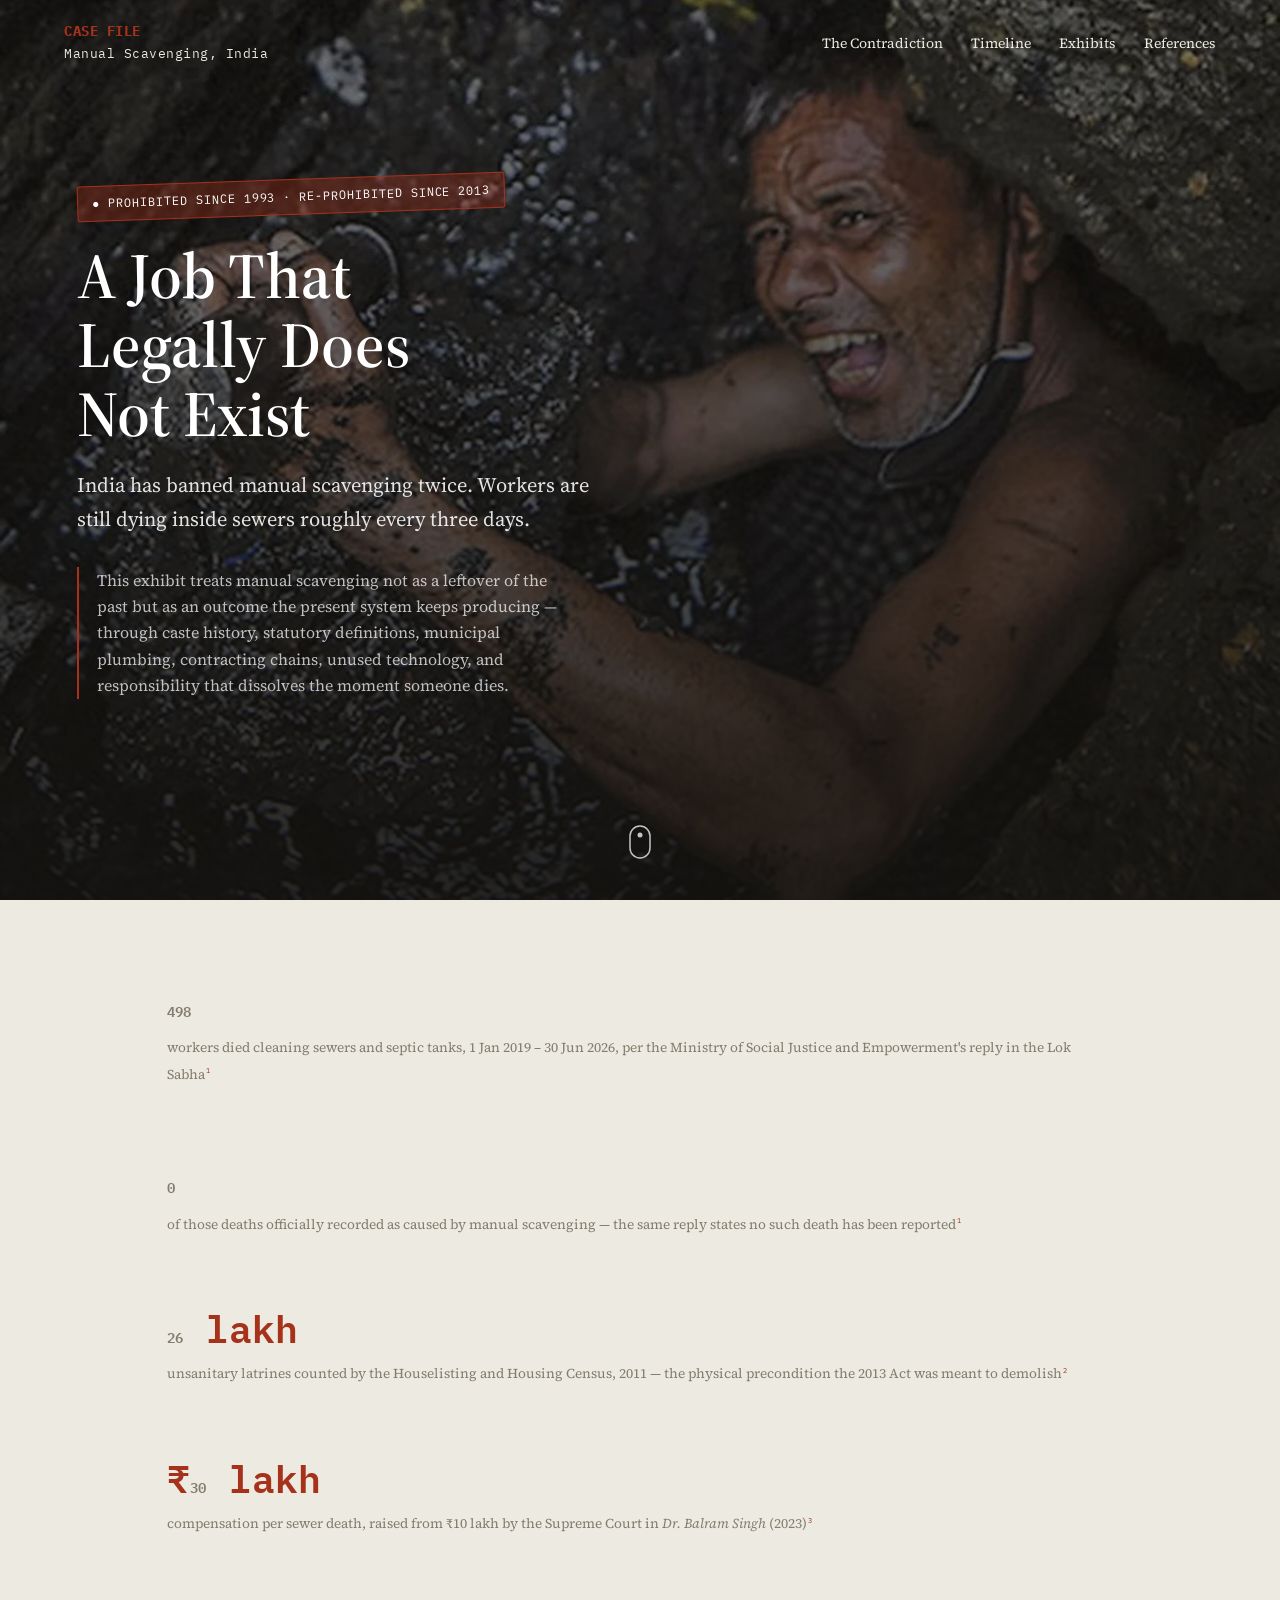
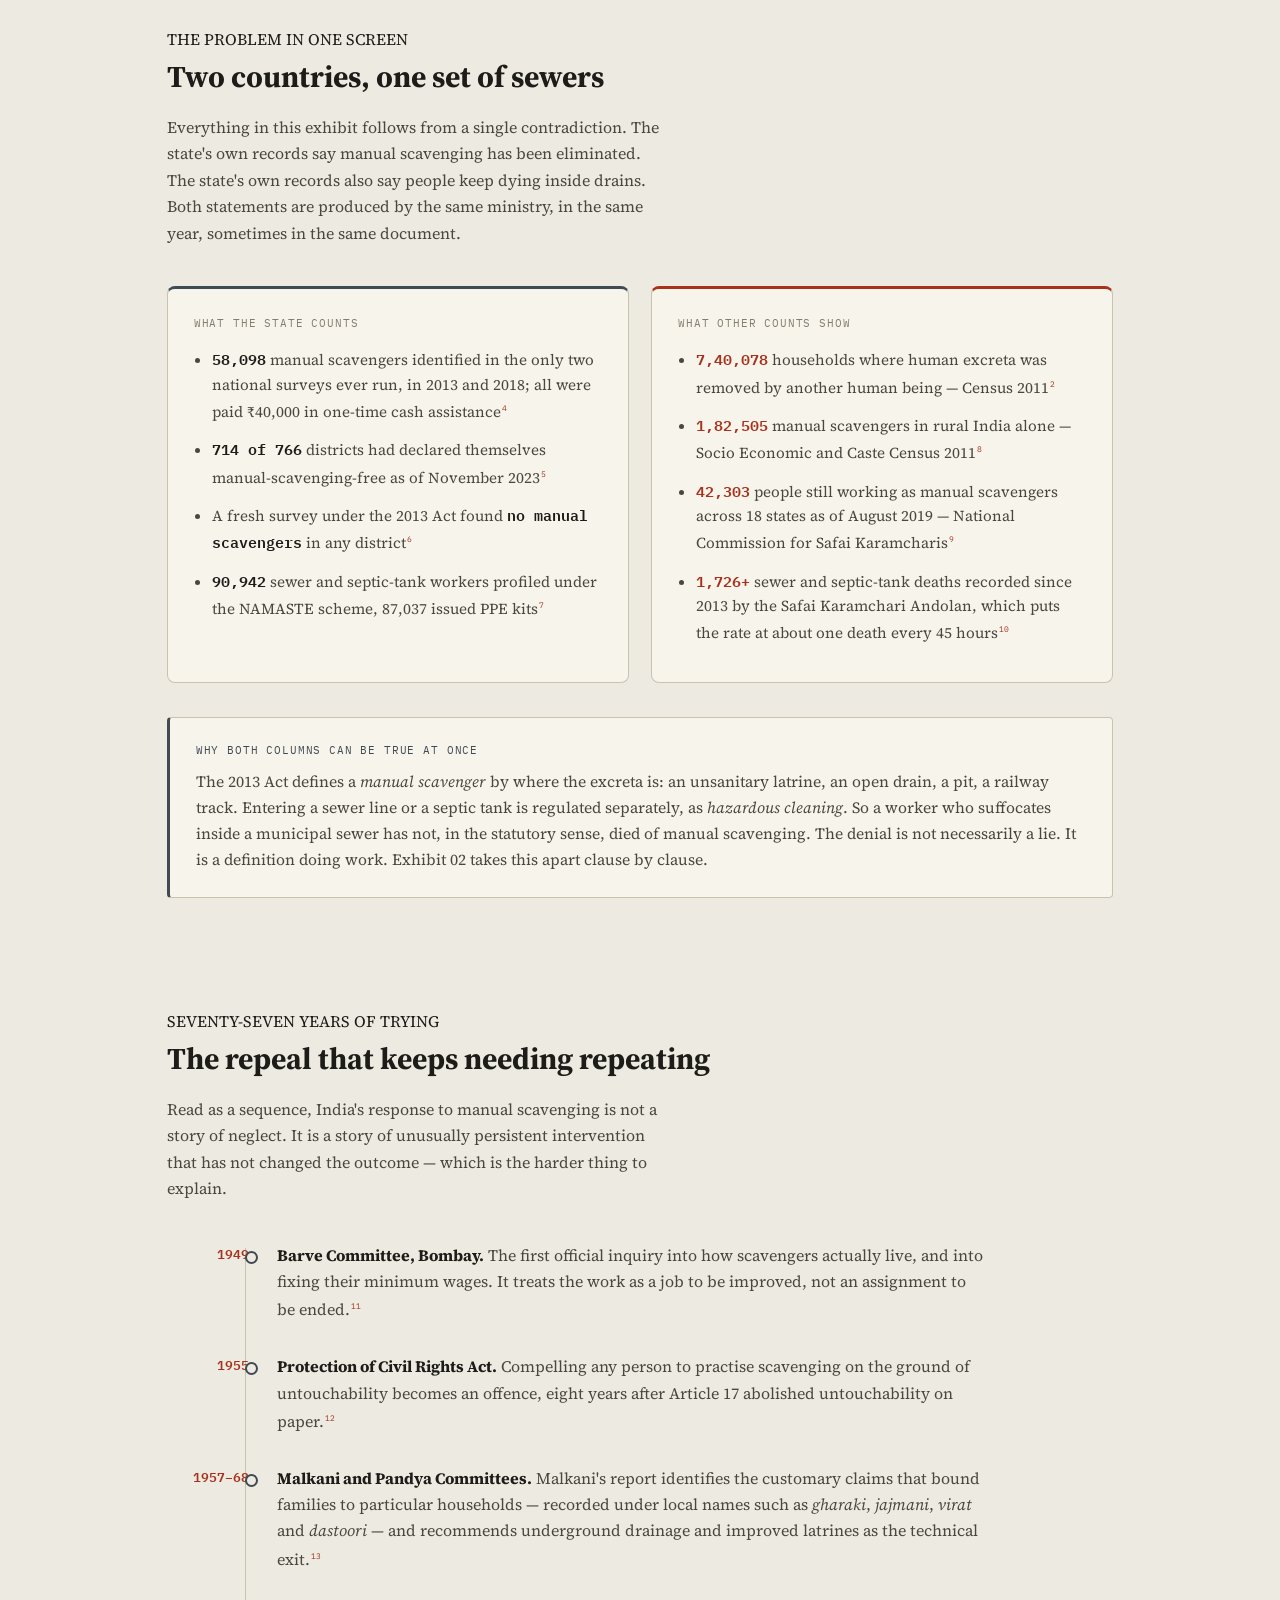
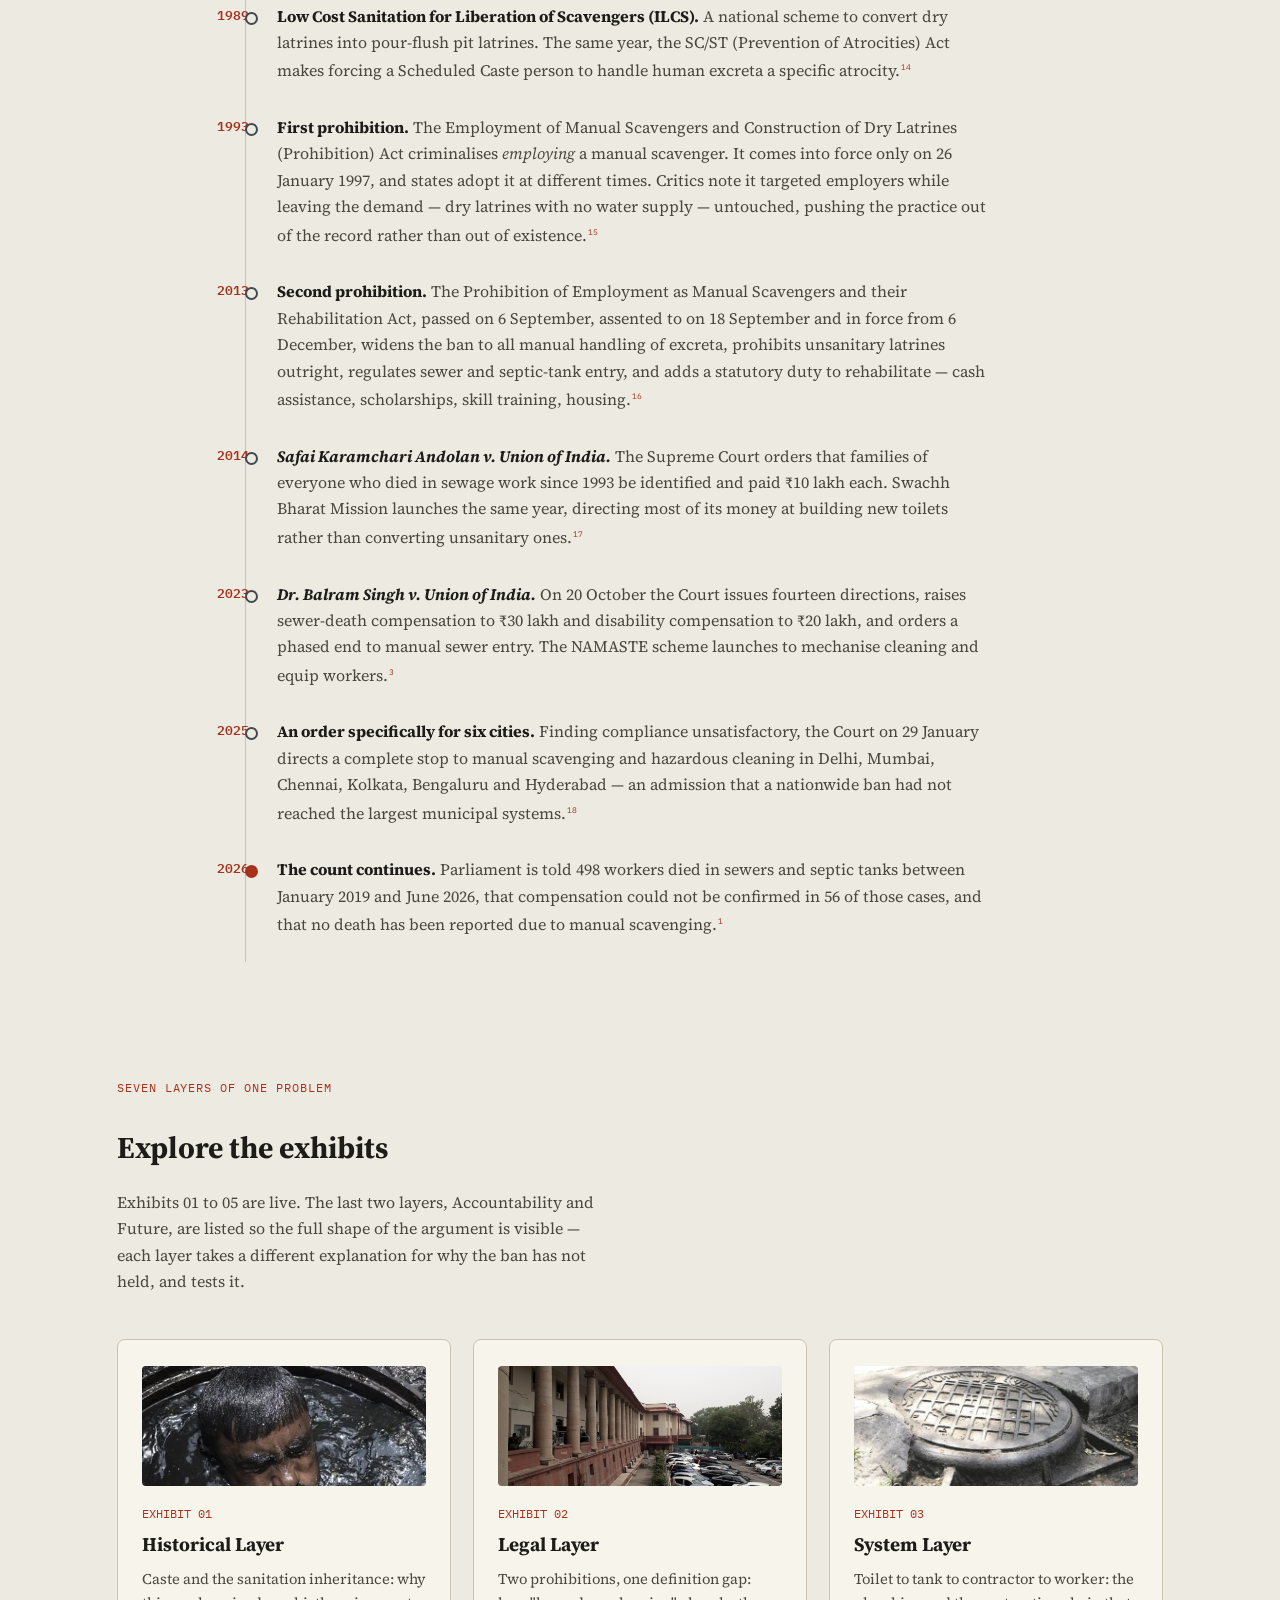
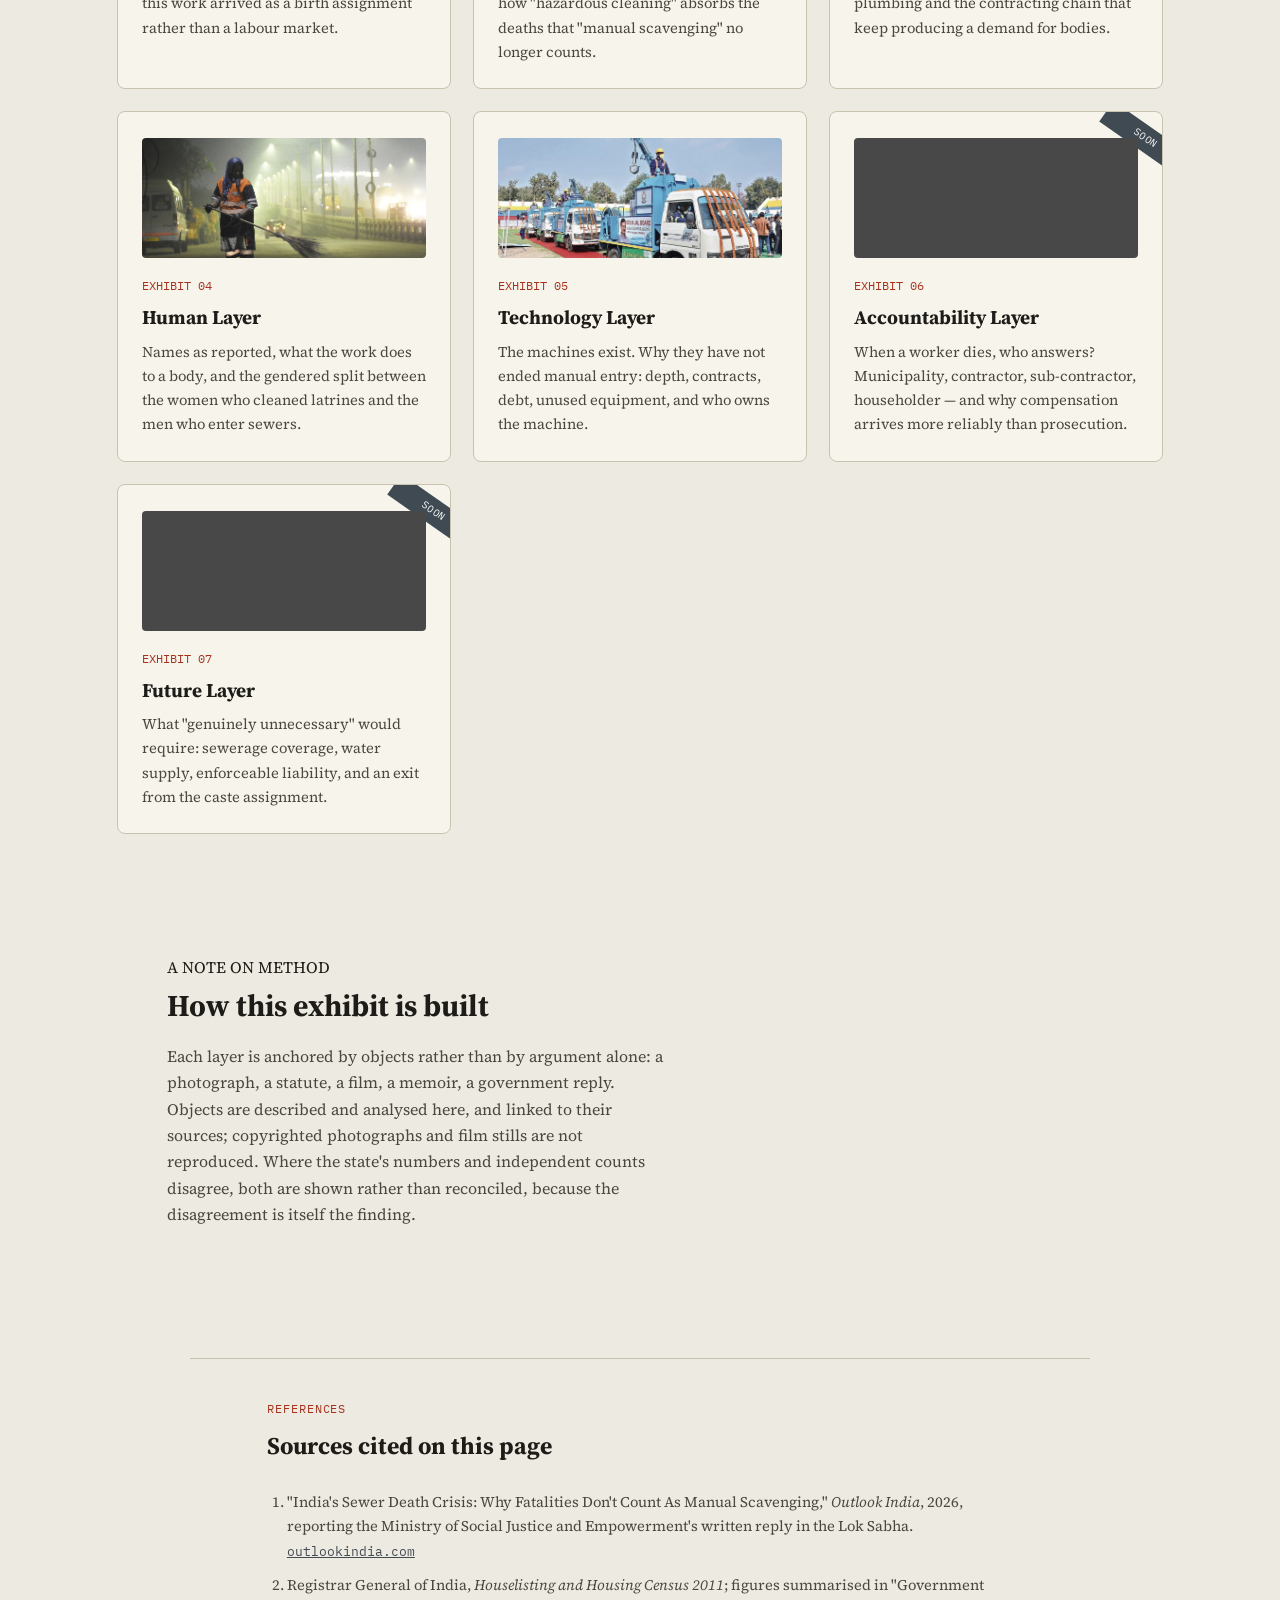
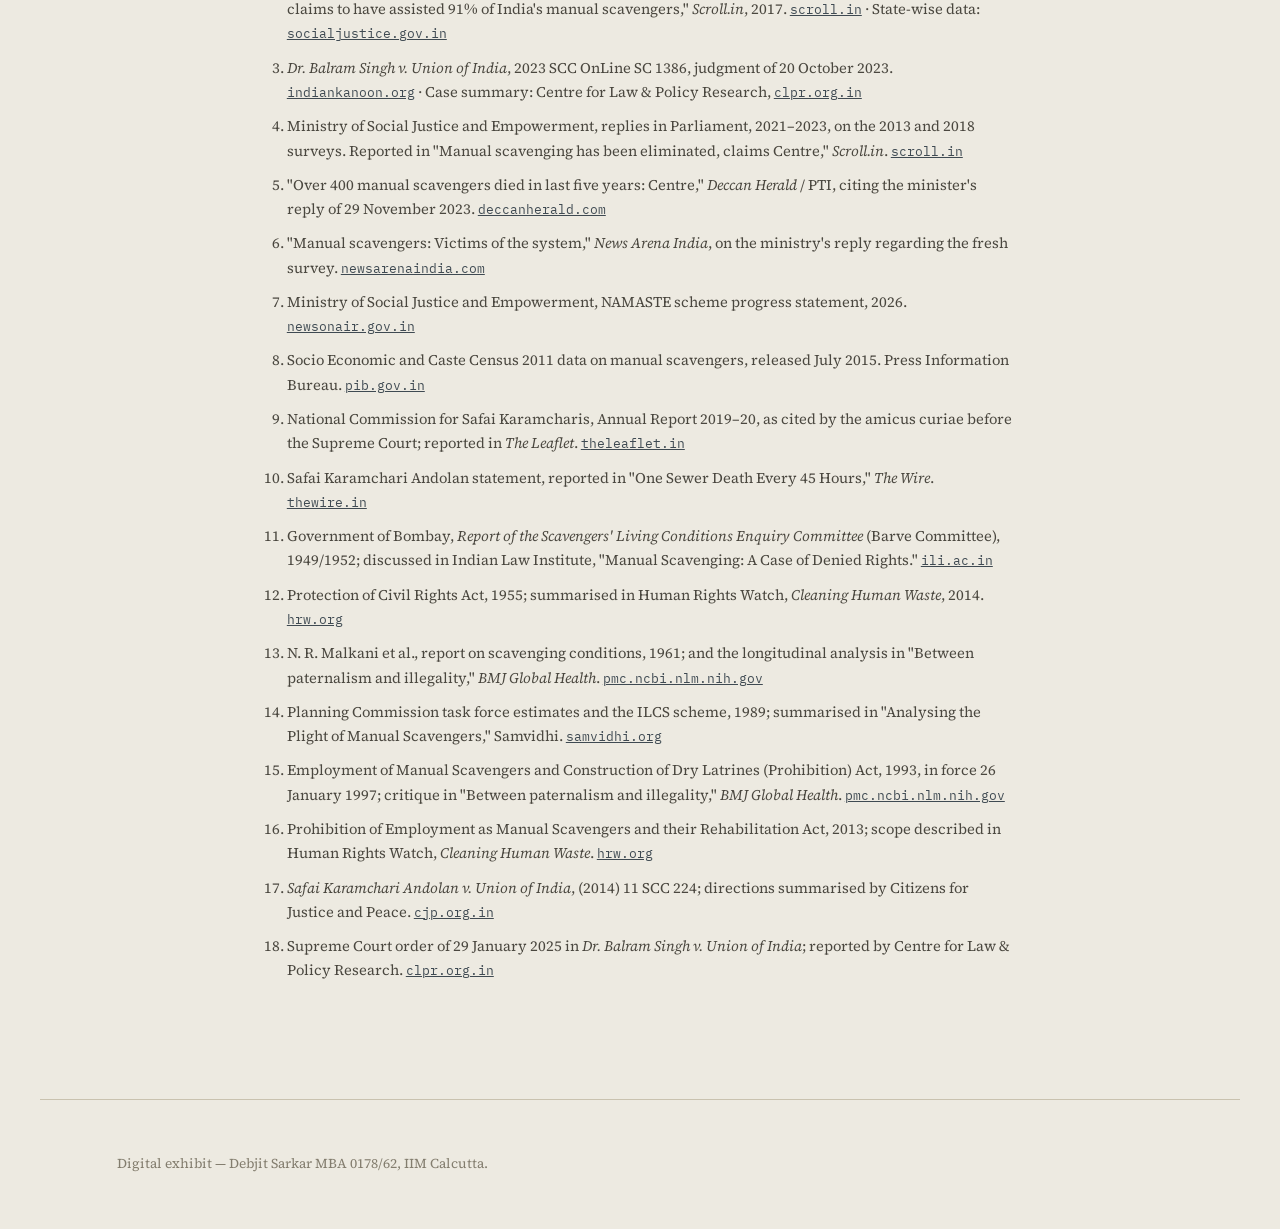
<file: index.html>
<!doctype html>
<html lang="en">
<head>
<meta charset="UTF-8">
<meta name="viewport" content="width=device-width, initial-scale=1.0">
<title>A Job That Legally Does Not Exist — Manual Scavenging in India</title>
<meta name="description" content="A seven-layer digital exhibit on why manual scavenging persists in India three decades after it was first outlawed.">
<link rel="stylesheet" href="css/style.css">
</head>
<body>

<div id="scrollbar"></div>

<nav class="site-nav">
  <a href="index.html" class="brand"><strong>CASE FILE</strong>Manual Scavenging, India</a>
  <ul class="nav-links">
  <li><a href="index.html#contradiction">The Contradiction</a></li>
  <li><a href="index.html#timeline">Timeline</a></li>
  <li><a href="index.html#exhibits">Exhibits</a></li>
  <li><a href="index.html#references">References</a></li>
</ul>
  <button class="nav-toggle" aria-label="Open menu">☰</button>
</nav>

<!-- ================= HERO ================= -->
<header class="hero">
  <div class="hero-media" style="background-image:url('images/hero-bg.jpg');">
    <!--
      IMAGE NOTE: use an image you are allowed to use.
      Safe options, in order of preference:
        1. A photograph you took yourself (strongest for a coursework "primary image").
        2. Wikimedia Commons (search "sanitation worker India", "sewer cleaning India",
           "Safai Karamchari") — check the licence says CC BY / CC BY-SA / public domain.
        3. Unsplash / Pexels (search "manhole cover", "storm drain", "Indian street drain",
           "urban infrastructure India") — free to use, no attribution legally required,
           but credit anyway in an academic project.
      Do NOT use an uncredited newspaper or agency photo as a background. If you want to
      show a specific press photograph, link to it inside an object box instead, the way
      the Sudharak Olwe series is handled on the Historical page.
    -->
  </div>
  <div class="hero-overlay"></div>
  <div class="hero-content">
    <span class="stamp">● PROHIBITED SINCE 1993 · RE-PROHIBITED SINCE 2013</span>
    <h1>A Job That Legally Does Not Exist</h1>
    <p class="lede">India has banned manual scavenging twice. Workers are still dying inside sewers roughly every three days.</p>
    <p class="thesis">This exhibit treats manual scavenging not as a leftover of the past but as an outcome the present system keeps producing — through caste history, statutory definitions, municipal plumbing, contracting chains, unused technology, and responsibility that dissolves the moment someone dies.</p>
    <p class="hero-credit"></p>
  </div>
  <div class="scroll-cue">
    <svg width="22" height="34" viewBox="0 0 22 34" fill="none" aria-hidden="true"><rect x="1" y="1" width="20" height="32" rx="10" stroke="white" stroke-width="1.5"/><circle cx="11" cy="10" r="2.5" fill="white"/></svg>
  </div>
</header>

<!-- ================= STATS ================= -->
<section class="stats reveal">
  <div class="stat">
    <b><span data-count="498"></span></b>
    <span>workers died cleaning sewers and septic tanks, 1 Jan 2019 – 30 Jun 2026, per the Ministry of Social Justice and Empowerment's reply in the Lok Sabha<sup><a href="#ref-1">1</a></sup></span>
  </div>
  <div class="stat">
    <b><span data-count="0"></span></b>
    <span>of those deaths officially recorded as caused by manual scavenging — the same reply states no such death has been reported<sup><a href="#ref-1">1</a></sup></span>
  </div>
  <div class="stat">
    <b><span data-count="26"></span>&nbsp;lakh</b>
    <span>unsanitary latrines counted by the Houselisting and Housing Census, 2011 — the physical precondition the 2013 Act was meant to demolish<sup><a href="#ref-2">2</a></sup></span>
  </div>
  <div class="stat">
    <b>₹<span data-count="30"></span>&nbsp;lakh</b>
    <span>compensation per sewer death, raised from ₹10 lakh by the Supreme Court in <em>Dr. Balram Singh</em> (2023)<sup><a href="#ref-3">3</a></sup></span>
  </div>
</section>

<!-- ================= THE CONTRADICTION ================= -->
<section class="contradiction" id="contradiction">
  <span class="kicker">THE PROBLEM IN ONE SCREEN</span>
  <h2>Two countries, one set of sewers</h2>
  <p class="section-intro">Everything in this exhibit follows from a single contradiction. The state's own records say manual scavenging has been eliminated. The state's own records also say people keep dying inside drains. Both statements are produced by the same ministry, in the same year, sometimes in the same document.</p>

  <div class="claim-grid reveal">
    <div class="claim claim-state">
      <div class="claim-label">WHAT THE STATE COUNTS</div>
      <ul>
        <li><strong>58,098</strong> manual scavengers identified in the only two national surveys ever run, in 2013 and 2018; all were paid ₹40,000 in one-time cash assistance<sup><a href="#ref-4">4</a></sup></li>
        <li><strong>714 of 766</strong> districts had declared themselves manual-scavenging-free as of November 2023<sup><a href="#ref-5">5</a></sup></li>
        <li>A fresh survey under the 2013 Act found <strong>no manual scavengers</strong> in any district<sup><a href="#ref-6">6</a></sup></li>
        <li><strong>90,942</strong> sewer and septic-tank workers profiled under the NAMASTE scheme, 87,037 issued PPE kits<sup><a href="#ref-7">7</a></sup></li>
      </ul>
    </div>
    <div class="claim claim-counter">
      <div class="claim-label">WHAT OTHER COUNTS SHOW</div>
      <ul>
        <li><strong>7,40,078</strong> households where human excreta was removed by another human being — Census 2011<sup><a href="#ref-2">2</a></sup></li>
        <li><strong>1,82,505</strong> manual scavengers in rural India alone — Socio Economic and Caste Census 2011<sup><a href="#ref-8">8</a></sup></li>
        <li><strong>42,303</strong> people still working as manual scavengers across 18 states as of August 2019 — National Commission for Safai Karamcharis<sup><a href="#ref-9">9</a></sup></li>
        <li><strong>1,726+</strong> sewer and septic-tank deaths recorded since 2013 by the Safai Karamchari Andolan, which puts the rate at about one death every 45 hours<sup><a href="#ref-10">10</a></sup></li>
      </ul>
    </div>
  </div>

  <div class="keyterm reveal">
    <div class="keyterm-label">WHY BOTH COLUMNS CAN BE TRUE AT ONCE</div>
    <p>The 2013 Act defines a <em>manual scavenger</em> by where the excreta is: an unsanitary latrine, an open drain, a pit, a railway track. Entering a sewer line or a septic tank is regulated separately, as <em>hazardous cleaning</em>. So a worker who suffocates inside a municipal sewer has not, in the statutory sense, died of manual scavenging. The denial is not necessarily a lie. It is a definition doing work. Exhibit 02 takes this apart clause by clause.</p>
  </div>
</section>

<!-- ================= TIMELINE ================= -->
<section class="timeline-section" id="timeline">
  <span class="kicker">SEVENTY-SEVEN YEARS OF TRYING</span>
  <h2>The repeal that keeps needing repeating</h2>
  <p class="section-intro">Read as a sequence, India's response to manual scavenging is not a story of neglect. It is a story of unusually persistent intervention that has not changed the outcome — which is the harder thing to explain.</p>

  <ol class="timeline reveal">
    <li class="tl-item">
      <div class="tl-year">1949</div>
      <div class="tl-body"><strong>Barve Committee, Bombay.</strong> The first official inquiry into how scavengers actually live, and into fixing their minimum wages. It treats the work as a job to be improved, not an assignment to be ended.<sup><a href="#ref-11">11</a></sup></div>
    </li>
    <li class="tl-item">
      <div class="tl-year">1955</div>
      <div class="tl-body"><strong>Protection of Civil Rights Act.</strong> Compelling any person to practise scavenging on the ground of untouchability becomes an offence, eight years after Article 17 abolished untouchability on paper.<sup><a href="#ref-12">12</a></sup></div>
    </li>
    <li class="tl-item">
      <div class="tl-year">1957–68</div>
      <div class="tl-body"><strong>Malkani and Pandya Committees.</strong> Malkani's report identifies the customary claims that bound families to particular households — recorded under local names such as <em>gharaki</em>, <em>jajmani</em>, <em>virat</em> and <em>dastoori</em> — and recommends underground drainage and improved latrines as the technical exit.<sup><a href="#ref-13">13</a></sup></div>
    </li>
    <li class="tl-item">
      <div class="tl-year">1989</div>
      <div class="tl-body"><strong>Low Cost Sanitation for Liberation of Scavengers (ILCS).</strong> A national scheme to convert dry latrines into pour-flush pit latrines. The same year, the SC/ST (Prevention of Atrocities) Act makes forcing a Scheduled Caste person to handle human excreta a specific atrocity.<sup><a href="#ref-14">14</a></sup></div>
    </li>
    <li class="tl-item">
      <div class="tl-year">1993</div>
      <div class="tl-body"><strong>First prohibition.</strong> The Employment of Manual Scavengers and Construction of Dry Latrines (Prohibition) Act criminalises <em>employing</em> a manual scavenger. It comes into force only on 26 January 1997, and states adopt it at different times. Critics note it targeted employers while leaving the demand — dry latrines with no water supply — untouched, pushing the practice out of the record rather than out of existence.<sup><a href="#ref-15">15</a></sup></div>
    </li>
    <li class="tl-item">
      <div class="tl-year">2013</div>
      <div class="tl-body"><strong>Second prohibition.</strong> The Prohibition of Employment as Manual Scavengers and their Rehabilitation Act, passed on 6 September, assented to on 18 September and in force from 6 December, widens the ban to all manual handling of excreta, prohibits unsanitary latrines outright, regulates sewer and septic-tank entry, and adds a statutory duty to rehabilitate — cash assistance, scholarships, skill training, housing.<sup><a href="#ref-16">16</a></sup></div>
    </li>
    <li class="tl-item">
      <div class="tl-year">2014</div>
      <div class="tl-body"><strong><em>Safai Karamchari Andolan v. Union of India.</em></strong> The Supreme Court orders that families of everyone who died in sewage work since 1993 be identified and paid ₹10 lakh each. Swachh Bharat Mission launches the same year, directing most of its money at building new toilets rather than converting unsanitary ones.<sup><a href="#ref-17">17</a></sup></div>
    </li>
    <li class="tl-item">
      <div class="tl-year">2023</div>
      <div class="tl-body"><strong><em>Dr. Balram Singh v. Union of India.</em></strong> On 20 October the Court issues fourteen directions, raises sewer-death compensation to ₹30 lakh and disability compensation to ₹20 lakh, and orders a phased end to manual sewer entry. The NAMASTE scheme launches to mechanise cleaning and equip workers.<sup><a href="#ref-3">3</a></sup></div>
    </li>
    <li class="tl-item">
      <div class="tl-year">2025</div>
      <div class="tl-body"><strong>An order specifically for six cities.</strong> Finding compliance unsatisfactory, the Court on 29 January directs a complete stop to manual scavenging and hazardous cleaning in Delhi, Mumbai, Chennai, Kolkata, Bengaluru and Hyderabad — an admission that a nationwide ban had not reached the largest municipal systems.<sup><a href="#ref-18">18</a></sup></div>
    </li>
    <li class="tl-item tl-now">
      <div class="tl-year">2026</div>
      <div class="tl-body"><strong>The count continues.</strong> Parliament is told 498 workers died in sewers and septic tanks between January 2019 and June 2026, that compensation could not be confirmed in 56 of those cases, and that no death has been reported due to manual scavenging.<sup><a href="#ref-1">1</a></sup></div>
    </li>
  </ol>
</section>

<!-- ================= EXHIBIT MENU ================= -->
<section class="exhibits" id="exhibits">
  <span class="kicker">SEVEN LAYERS OF ONE PROBLEM</span>
  <h2>Explore the exhibits</h2>
  <p>Exhibits 01 to 05 are live. The last two layers, Accountability and Future, are listed so the full shape of the argument is visible — each layer takes a different explanation for why the ban has not held, and tests it.</p>

  <div class="grid">

    <a href="historical.html" class="card unlocked reveal">
      <div class="thumb" style="background-image:url('images/thumb-historical.jpg'); background-color:#8d7f6a;"></div>
      <div class="num">EXHIBIT 01</div>
      <h3>Historical Layer</h3>
      <p>Caste and the sanitation inheritance: why this work arrived as a birth assignment rather than a labour market.</p>
    </a>

    <a href="legal.html" class="card unlocked reveal">
  <div class="thumb" style="background-image:url('images/legal-hero.jpg'); background-color:#3f4a52;"></div>
  <div class="num">EXHIBIT 02</div>
  <h3>Legal Layer</h3>
  <p>Two prohibitions, one definition gap: how "hazardous cleaning" absorbs the deaths that "manual scavenging" no longer counts.</p>
</a>

<a href="system.html" class="card unlocked reveal">
  <div class="thumb" style="background-image:url('images/system-hero.jpg'); background-color:#4a4a42;"></div>
  <div class="num">EXHIBIT 03</div>
  <h3>System Layer</h3>
  <p>Toilet to tank to contractor to worker: the plumbing and the contracting chain that keep producing a demand for bodies.</p>
</a>

<a href="human.html" class="card unlocked reveal">
  <div class="thumb" style="background-image:url('images/human-hero.jpg'); background-color:#5a4f3f;"></div>
  <div class="num">EXHIBIT 04</div>
  <h3>Human Layer</h3>
  <p>Names as reported, what the work does to a body, and the gendered split between the women who cleaned latrines and the men who enter sewers.</p>
</a>

<a href="technology.html" class="card unlocked reveal">
  <div class="thumb" style="background-image:url('images/technology-hero.jpg'); background-color:#3f4a52;"></div>
  <div class="num">EXHIBIT 05</div>
  <h3>Technology Layer</h3>
  <p>The machines exist. Why they have not ended manual entry: depth, contracts, debt, unused equipment, and who owns the machine.</p>
</a>


    <div class="card locked reveal">
      <div class="ribbon">SOON</div>
      <div class="thumb" style="background-color:#3f4a52;"></div>
      <div class="num">EXHIBIT 06</div>
      <h3>Accountability Layer</h3>
      <p>When a worker dies, who answers? Municipality, contractor, sub-contractor, householder — and why compensation arrives more reliably than prosecution.</p>
    </div>

    <div class="card locked reveal">
      <div class="ribbon">SOON</div>
      <div class="thumb" style="background-color:#3f4a52;"></div>
      <div class="num">EXHIBIT 07</div>
      <h3>Future Layer</h3>
      <p>What "genuinely unnecessary" would require: sewerage coverage, water supply, enforceable liability, and an exit from the caste assignment.</p>
    </div>

  </div>
</section>

<!-- ================= HOW TO READ THIS ================= -->
<section class="method reveal">
  <span class="kicker">A NOTE ON METHOD</span>
  <h2>How this exhibit is built</h2>
  <p class="section-intro">Each layer is anchored by objects rather than by argument alone: a photograph, a statute, a film, a memoir, a government reply. Objects are described and analysed here, and linked to their sources; copyrighted photographs and film stills are not reproduced. Where the state's numbers and independent counts disagree, both are shown rather than reconciled, because the disagreement is itself the finding.</p>
</section>

<!-- ================= REFERENCES ================= -->
<section class="refs" id="references">
  <span class="kicker">REFERENCES</span>
  <h2>Sources cited on this page</h2>
  <ol>
    <li id="ref-1">"India's Sewer Death Crisis: Why Fatalities Don't Count As Manual Scavenging," <em>Outlook India</em>, 2026, reporting the Ministry of Social Justice and Empowerment's written reply in the Lok Sabha. <a href="https://www.outlookindia.com/national/indias-sewer-death-crisis-why-fatalities-dont-count-as-manual-scavenging" target="_blank" rel="noopener">outlookindia.com</a></li>
    <li id="ref-2">Registrar General of India, <em>Houselisting and Housing Census 2011</em>; figures summarised in "Government claims to have assisted 91% of India's manual scavengers," <em>Scroll.in</em>, 2017. <a href="https://scroll.in/article/841580/government-claims-to-have-assisted-91-of-indias-manual-scavengers-without-counting-93-of-them" target="_blank" rel="noopener">scroll.in</a> · State-wise data: <a href="https://socialjustice.gov.in/writereaddata/UploadFile/No%20of%20insanitary%20latrines.pdf" target="_blank" rel="noopener">socialjustice.gov.in</a></li>
    <li id="ref-3"><em>Dr. Balram Singh v. Union of India</em>, 2023 SCC OnLine SC 1386, judgment of 20 October 2023. <a href="https://indiankanoon.org/doc/4950148/" target="_blank" rel="noopener">indiankanoon.org</a> · Case summary: Centre for Law &amp; Policy Research, <a href="https://clpr.org.in/litigation/dr-balram-singh-v-union-of-india-ors/" target="_blank" rel="noopener">clpr.org.in</a></li>
    <li id="ref-4">Ministry of Social Justice and Empowerment, replies in Parliament, 2021–2023, on the 2013 and 2018 surveys. Reported in "Manual scavenging has been eliminated, claims Centre," <em>Scroll.in</em>. <a href="https://scroll.in/latest/1052150/manual-scavenging-has-been-eliminated-claims-centre" target="_blank" rel="noopener">scroll.in</a></li>
    <li id="ref-5">"Over 400 manual scavengers died in last five years: Centre," <em>Deccan Herald</em> / PTI, citing the minister's reply of 29 November 2023. <a href="https://www.deccanherald.com/amp/story/india%2Fover-400-manual-scavengers-died-in-last-five-years-centre-2798042" target="_blank" rel="noopener">deccanherald.com</a></li>
    <li id="ref-6">"Manual scavengers: Victims of the system," <em>News Arena India</em>, on the ministry's reply regarding the fresh survey. <a href="https://newsarenaindia.com/opinion/manual-scavengers-victims-of-the-system/78391" target="_blank" rel="noopener">newsarenaindia.com</a></li>
    <li id="ref-7">Ministry of Social Justice and Empowerment, NAMASTE scheme progress statement, 2026. <a href="https://newsonair.gov.in/namaste-scheme-achieves-milestone-in-advancing-dignity-and-safety-of-sanitation-workers/" target="_blank" rel="noopener">newsonair.gov.in</a></li>
    <li id="ref-8">Socio Economic and Caste Census 2011 data on manual scavengers, released July 2015. Press Information Bureau. <a href="https://www.pib.gov.in/newsite/PrintRelease.aspx?relid=133286" target="_blank" rel="noopener">pib.gov.in</a></li>
    <li id="ref-9">National Commission for Safai Karamcharis, Annual Report 2019–20, as cited by the amicus curiae before the Supreme Court; reported in <em>The Leaflet</em>. <a href="https://theleaflet.in/supreme-court-expresses-concern-over-data-indicating-increase-in-number-of-manual-scavengers/" target="_blank" rel="noopener">theleaflet.in</a></li>
    <li id="ref-10">Safai Karamchari Andolan statement, reported in "One Sewer Death Every 45 Hours," <em>The Wire</em>. <a href="https://m.thewire.in/article/rights/one-sewer-death-every-45-hours-safai-karamchari-abhiyan-asks-prime-minister-to-save-dalit-lives" target="_blank" rel="noopener">thewire.in</a></li>
    <li id="ref-11">Government of Bombay, <em>Report of the Scavengers' Living Conditions Enquiry Committee</em> (Barve Committee), 1949/1952; discussed in Indian Law Institute, "Manual Scavenging: A Case of Denied Rights." <a href="https://ili.ac.in/pdf/paper3.pdf" target="_blank" rel="noopener">ili.ac.in</a></li>
    <li id="ref-12">Protection of Civil Rights Act, 1955; summarised in Human Rights Watch, <em>Cleaning Human Waste</em>, 2014. <a href="https://www.hrw.org/report/2014/08/25/cleaning-human-waste/manual-scavenging-caste-and-discrimination-india" target="_blank" rel="noopener">hrw.org</a></li>
    <li id="ref-13">N. R. Malkani et al., report on scavenging conditions, 1961; and the longitudinal analysis in "Between paternalism and illegality," <em>BMJ Global Health</em>. <a href="https://pmc.ncbi.nlm.nih.gov/articles/PMC9327127/" target="_blank" rel="noopener">pmc.ncbi.nlm.nih.gov</a></li>
    <li id="ref-14">Planning Commission task force estimates and the ILCS scheme, 1989; summarised in "Analysing the Plight of Manual Scavengers," Samvidhi. <a href="https://www.samvidhi.org/post/analysing-the-plight-of-manual-scavengers" target="_blank" rel="noopener">samvidhi.org</a></li>
    <li id="ref-15">Employment of Manual Scavengers and Construction of Dry Latrines (Prohibition) Act, 1993, in force 26 January 1997; critique in "Between paternalism and illegality," <em>BMJ Global Health</em>. <a href="https://pmc.ncbi.nlm.nih.gov/articles/PMC9327127/" target="_blank" rel="noopener">pmc.ncbi.nlm.nih.gov</a></li>
    <li id="ref-16">Prohibition of Employment as Manual Scavengers and their Rehabilitation Act, 2013; scope described in Human Rights Watch, <em>Cleaning Human Waste</em>. <a href="https://www.hrw.org/report/2014/08/25/cleaning-human-waste/manual-scavenging-caste-and-discrimination-india" target="_blank" rel="noopener">hrw.org</a></li>
    <li id="ref-17"><em>Safai Karamchari Andolan v. Union of India</em>, (2014) 11 SCC 224; directions summarised by Citizens for Justice and Peace. <a href="https://cjp.org.in/supreme-court-bans-manual-scavenging-in-metro-cities/" target="_blank" rel="noopener">cjp.org.in</a></li>
    <li id="ref-18">Supreme Court order of 29 January 2025 in <em>Dr. Balram Singh v. Union of India</em>; reported by Centre for Law &amp; Policy Research. <a href="https://clpr.org.in/litigation/dr-balram-singh-v-union-of-india-ors/" target="_blank" rel="noopener">clpr.org.in</a></li>
  </ol>
</section>

<footer>
  <p>Digital exhibit — Debjit Sarkar MBA 0178/62, IIM Calcutta. </p>
</footer>

<script src="js/script.js"></script>
</body>
</html>
</file>
<file: css/style.css>
/* ============================================
   A JOB THAT LEGALLY DOES NOT EXIST — shared styles
   Used by index.html and every exhibit page.
   ============================================ */

@import url('https://fonts.googleapis.com/css2?family=Source+Serif+4:opsz,wght@8..60,400;8..60,500;8..60,600;8..60,700&family=IBM+Plex+Mono:wght@400;500;600&display=swap');

:root{
  --paper: #EDEAE1;
  --paper-raised: #F7F4EC;
  --ink: #1D1C18;
  --ink-soft: #4A473F;
  --steel: #3F4A52;
  --hazard: #A6321C;
  --hazard-glow: rgba(166,50,28,0.35);
  --line: #C9C2AF;
  --faded: #837D6E;
  --shadow: 0 24px 60px rgba(20,18,14,0.18);
  --radius: 8px;
  --font-serif: 'Source Serif 4', Georgia, serif;
  --font-mono: 'IBM Plex Mono', ui-monospace, monospace;
}

*{ box-sizing: border-box; }
html{ scroll-behavior: smooth; }
@media (prefers-reduced-motion: reduce){
  html{ scroll-behavior: auto; }
  *{ animation-duration: 0.001s !important; transition-duration: 0.001s !important; }
}

body{
  margin:0;
  background: var(--paper);
  color: var(--ink);
  font-family: var(--font-serif);
  line-height: 1.65;
  -webkit-font-smoothing: antialiased;
}

a{ color: var(--steel); }
a:hover{ color: var(--hazard); }
img{ max-width:100%; display:block; }
::selection{ background: var(--hazard); color: #fff; }

/* ---------- Scroll progress bar ---------- */
#scrollbar{
  position: fixed; top:0; left:0; height: 3px; width:0%;
  background: var(--hazard); z-index: 999; transition: width 0.1s ease-out;
}

/* ---------- Top navigation ---------- */
.site-nav{
  position: fixed; top:0; left:0; right:0; z-index: 100;
  display:flex; align-items:center; justify-content:space-between;
  padding: 20px 5vw;
  background: transparent;
  transition: background 0.35s ease, box-shadow 0.35s ease, padding 0.35s ease;
}
.site-nav.scrolled{
  background: rgba(237,234,225,0.88);
  backdrop-filter: blur(10px);
  -webkit-backdrop-filter: blur(10px);
  box-shadow: 0 2px 20px rgba(0,0,0,0.08);
  padding: 12px 5vw;
  border-bottom: 1px solid var(--line);
}
.brand{
  font-family: var(--font-mono);
  font-size: 13px; letter-spacing: 0.04em;
  color: var(--paper);
  text-decoration: none;
  transition: color 0.3s ease;
}
.site-nav.scrolled .brand{ color: var(--ink); }
.brand strong{ color: var(--hazard); display:block; font-size: 14px; }

.nav-links{ display:flex; gap: 28px; list-style:none; margin:0; padding:0; }
.nav-links a{
  color: var(--paper);
  text-decoration:none;
  font-size: 14px;
  position:relative;
  padding-bottom: 3px;
  transition: color 0.3s ease;
}
.site-nav.scrolled .nav-links a{ color: var(--ink-soft); }
.nav-links a::after{
  content:''; position:absolute; left:0; bottom:0; width:0; height:1px;
  background: var(--hazard); transition: width 0.25s ease;
}
.nav-links a:hover::after{ width:100%; }
.nav-links a:hover{ color: var(--hazard); }

.nav-toggle{ display:none; }

/* ---------- Hero ---------- */
.hero{
  position:relative;
  height:100vh; min-height:560px;
  display:flex; flex-direction:column; align-items:flex-start; justify-content:center;
  padding: 0 6vw;
  overflow:hidden;
  color:#fff;
}
.hero-media{
  position:absolute; inset:0; z-index:0;
  background-size:cover; background-position:center;
  animation: kenburns 22s ease-in-out infinite alternate;
}
.hero-media video{ width:100%; height:100%; object-fit:cover; }
@keyframes kenburns{
  from{ transform: scale(1); }
  to{ transform: scale(1.12); }
}
.hero-overlay{
  position:absolute; inset:0; z-index:1;
  background: linear-gradient(180deg, rgba(20,18,15,0.55) 0%, rgba(20,18,15,0.72) 55%, rgba(20,18,15,0.92) 100%);
}
.hero-content{ position:relative; z-index:2; max-width: 760px; }

.stamp{
  display:inline-flex; align-items:center; gap:8px;
  font-family: var(--font-mono); font-size: 12px; letter-spacing:0.08em;
  color: #fff; border: 1.5px solid var(--hazard);
  background: var(--hazard-glow);
  padding: 7px 14px; border-radius: 3px;
  transform: rotate(-2deg);
  margin-bottom: 26px;
  animation: pulse 2.6s ease-in-out infinite;
}
@keyframes pulse{ 0%,100%{ box-shadow: 0 0 0 0 var(--hazard-glow);} 50%{ box-shadow: 0 0 0 8px rgba(166,50,28,0);} }

.hero h1{
  font-size: clamp(2.3rem, 5.2vw, 4rem);
  line-height: 1.08; font-weight:600; margin: 0 0 20px;
  max-width: 14ch;
}
.hero .lede{ font-size: clamp(1.05rem, 1.6vw, 1.3rem); max-width: 52ch; color: rgba(255,255,255,0.88); margin-bottom: 30px; }
.hero .thesis{
  max-width: 60ch; font-size: 1rem; color: rgba(255,255,255,0.72);
  border-left: 2px solid var(--hazard); padding-left: 18px;
}

.scroll-cue{
  position:absolute; bottom: 34px; left:50%; transform: translateX(-50%);
  z-index:2; color:#fff; opacity:0.75;
  animation: bounce 1.8s ease-in-out infinite;
}
@keyframes bounce{ 0%,100%{ transform: translate(-50%,0);} 50%{ transform: translate(-50%,10px);} }

/* ---------- Stats strip ---------- */
.stats{
  display:flex; flex-wrap:wrap; gap: 60px;
  padding: 70px 6vw; max-width: 1100px; margin: 0 auto;
}
.stat b{
  display:block; font-family: var(--font-mono); font-weight:600;
  font-size: 2.4rem; color: var(--hazard);
}
.stat span{ font-size: 0.85rem; color: var(--faded); }

/* ---------- Exhibit menu grid ---------- */
.exhibits{ padding: 20px 6vw 100px; max-width: 1200px; margin: 0 auto; }
.exhibits h2{ font-size: 1.9rem; margin-bottom: 8px; }
.exhibits .kicker{ font-family: var(--font-mono); color: var(--hazard); font-size: 12px; letter-spacing:0.08em; margin-bottom:10px; display:block; }
.exhibits > p{ max-width: 60ch; color: var(--ink-soft); margin-bottom: 44px; }

.grid{
  display:grid; grid-template-columns: repeat(auto-fit, minmax(260px, 1fr)); gap: 22px;
}
.card{
  position:relative;
  background: var(--paper-raised);
  border: 1px solid var(--line);
  border-radius: var(--radius);
  padding: 26px 24px 24px;
  text-decoration:none; color: var(--ink);
  overflow:hidden;
  transition: transform 0.35s ease, box-shadow 0.35s ease, border-color 0.35s ease;
}
.card.unlocked:hover{
  transform: translateY(-6px);
  box-shadow: var(--shadow);
  border-color: var(--hazard);
}
.card .thumb{
  width:100%; height:120px; border-radius: 4px; margin-bottom:18px;
  background-size:cover; background-position:center;
  filter: grayscale(30%);
  transition: transform 0.6s ease, filter 0.4s ease;
}
.card.unlocked:hover .thumb{ transform: scale(1.06); filter: grayscale(0%); }
.card .num{ font-family: var(--font-mono); font-size:12px; color: var(--hazard); margin-bottom:6px; }
.card h3{ margin: 0 0 6px; font-size: 1.2rem; }
.card p{ margin:0; font-size: 0.92rem; color: var(--ink-soft); }

.card.locked{ opacity: 0.55; cursor: default; }
.card.locked .thumb{ filter: grayscale(100%); }
.ribbon{
  position:absolute; top:14px; right:-30px;
  background: var(--steel); color:#fff;
  font-family: var(--font-mono); font-size: 10px; letter-spacing:0.06em;
  padding: 4px 34px; transform: rotate(35deg);
}

/* ---------- Reveal on scroll ---------- */
.reveal{ opacity:0; transform: translateY(18px); transition: opacity 0.7s ease, transform 0.7s ease; }
.reveal.in-view{ opacity:1; transform:none; }

/* ---------- Exhibit detail page ---------- */
.page-hero{
  position:relative; height: 46vh; min-height: 320px;
  display:flex; align-items:flex-end; padding: 0 6vw 40px;
  color:#fff; overflow:hidden;
}
.page-hero .hero-media{ animation-duration: 28s; }
.breadcrumb{
  position: relative; z-index:2;
  font-family: var(--font-mono); font-size: 12px; color: rgba(255,255,255,0.75);
  margin-bottom: 14px; text-decoration:none; display:inline-flex; gap:6px; align-items:center;
}
.breadcrumb:hover{ color:#fff; }
.page-hero h1{ position:relative; z-index:2; font-size: clamp(1.8rem,4vw,2.8rem); margin:0; max-width: 16ch; }

.content{ max-width: 760px; margin: 0 auto; padding: 70px 6vw 40px; }
.content .exhibit-tag{ font-family: var(--font-mono); color: var(--faded); font-size: 0.85rem; margin-bottom: 30px; }
.content p{ font-size: 1.05rem; margin: 0 0 18px; }
.content p.lede{ font-size: 1.2rem; color: var(--ink-soft); }

.figure{
  margin: 40px 0; border-radius: var(--radius); overflow:hidden;
  border: 1px solid var(--line); background: var(--paper-raised);
}
.figure img{ width:100%; height: 360px; object-fit: cover; }
.figure figcaption{ padding: 14px 20px; font-size: 0.85rem; color: var(--faded); font-style: italic; }

.object-box{
  margin: 34px 0; padding: 22px 26px;
  background: var(--paper-raised); border: 1px solid var(--line);
  border-left: 3px solid var(--steel); border-radius: 4px;
}
.object-label{ font-family: var(--font-mono); font-size: 10.5px; letter-spacing:0.08em; color: var(--faded); margin-bottom: 8px; }
.object-box h3{ margin: 0 0 6px; }
.object-cite{ font-style: italic; color: var(--faded); font-size: 0.9rem; margin: 0 0 10px; }
.object-box a.src{ font-family: var(--font-mono); font-size: 12.5px; }

.analysis{ margin-top: 28px; padding-top: 20px; border-top: 1px dashed var(--line); }
.analysis-label{ font-family: var(--font-mono); font-size: 10.5px; letter-spacing:0.08em; color: var(--steel); margin-bottom: 8px; }

.refs{ max-width: 760px; margin: 0 auto; padding: 40px 6vw 100px; border-top: 1px solid var(--line); }
.refs ol{ padding-left: 20px; }
.refs li{ margin-bottom: 10px; font-size: 0.92rem; color: var(--ink-soft); }
.refs li a{ font-family: var(--font-mono); font-size: 0.8rem; }

.back-cta{
  display:inline-flex; align-items:center; gap:8px; margin: 10px 0 0;
  font-family: var(--font-mono); font-size: 13px; text-decoration:none;
  color: var(--ink); border: 1px solid var(--line); padding: 10px 16px; border-radius: 4px;
  transition: border-color 0.25s ease, color 0.25s ease;
}
.back-cta:hover{ border-color: var(--hazard); color: var(--hazard); }

/* ---------- Footer ---------- */
footer{
  padding: 40px 6vw; max-width: 1200px; margin:0 auto;
  color: var(--faded); font-size: 0.85rem; border-top: 1px solid var(--line);
}

/* ---------- Mobile ---------- */
@media (max-width: 820px){
  .nav-links{
    position: fixed; top:0; right:0; height:100vh; width:70vw; max-width:320px;
    background: var(--paper-raised); flex-direction:column; gap:0;
    padding: 90px 30px; transform: translateX(100%); transition: transform 0.35s ease;
    box-shadow: -10px 0 40px rgba(0,0,0,0.2);
  }
  .nav-links.open{ transform: translateX(0); }
  .nav-links a{ color: var(--ink-soft) !important; padding: 14px 0; border-bottom: 1px solid var(--line); }
  .nav-toggle{
    display:block; z-index:110; background:none; border:none; cursor:pointer;
    font-family: var(--font-mono); font-size: 22px; color:#fff;
  }
  .site-nav.scrolled .nav-toggle{ color: var(--ink); }
  .stats{ gap: 34px; padding: 50px 6vw; }
  .figure img{ height: 220px; }
}

/* ============================================================
   ADD-ON STYLES — paste this whole block at the END of css/style.css,
   AFTER the existing "Mobile" media query. Nothing above it changes.
   ============================================================ */

/* ---------- Small credit line under hero text ---------- */
.hero-credit,
.page-hero .hero-credit{
  position: relative; z-index: 2;
  font-family: var(--font-mono);
  font-size: 11px; letter-spacing: 0.02em;
  color: rgba(255,255,255,0.55);
  margin: 22px 0 0;
}

/* ---------- Footnote markers ---------- */
sup a{
  font-family: var(--font-mono);
  font-size: 0.62em;
  text-decoration: none;
  color: var(--hazard);
  padding: 0 1px;
}
sup a:hover{ text-decoration: underline; }

/* ---------- Shared section furniture ---------- */
.section-intro{
  max-width: 62ch;
  color: var(--ink-soft);
  margin: 0 0 40px;
}
.contradiction,
.timeline-section,
.method{
  padding: 20px 6vw 90px;
  max-width: 1100px;
  margin: 0 auto;
}
.contradiction h2,
.timeline-section h2,
.method h2{ font-size: 1.9rem; margin: 0 0 12px; }

/* ---------- Two-column claim panel ---------- */
.claim-grid{
  display: grid;
  grid-template-columns: repeat(auto-fit, minmax(300px, 1fr));
  gap: 22px;
}
.claim{
  background: var(--paper-raised);
  border: 1px solid var(--line);
  border-radius: var(--radius);
  padding: 26px 26px 22px;
}
.claim-state{ border-top: 3px solid var(--steel); }
.claim-counter{ border-top: 3px solid var(--hazard); }
.claim-label{
  font-family: var(--font-mono);
  font-size: 10.5px; letter-spacing: 0.08em;
  color: var(--faded);
  margin-bottom: 16px;
}
.claim ul{ margin: 0; padding-left: 18px; }
.claim li{
  margin-bottom: 14px;
  font-size: 0.95rem;
  color: var(--ink-soft);
  line-height: 1.6;
}
.claim li strong{
  font-family: var(--font-mono);
  font-weight: 600;
  color: var(--ink);
}
.claim-counter li strong{ color: var(--hazard); }

/* ---------- Key term / definition block ---------- */
.keyterm{
  margin: 34px 0 0;
  padding: 24px 26px;
  background: var(--paper-raised);
  border: 1px solid var(--line);
  border-left: 3px solid var(--steel);
  border-radius: 4px;
}
.keyterm-label{
  font-family: var(--font-mono);
  font-size: 10.5px; letter-spacing: 0.08em;
  color: var(--steel);
  margin-bottom: 10px;
}
.keyterm p{ margin: 0; font-size: 0.98rem; color: var(--ink-soft); }

/* ---------- Timeline ---------- */
.timeline{
  list-style: none;
  margin: 0; padding: 0 0 0 4px;
  position: relative;
  max-width: 820px;
}
.timeline::before{
  content: ''; position: absolute;
  left: 78px; top: 6px; bottom: 6px;
  width: 1px; background: var(--line);
}
.tl-item{
  position: relative;
  display: grid;
  grid-template-columns: 78px 1fr;
  gap: 28px;
  padding-bottom: 30px;
}
.tl-item::before{
  content: ''; position: absolute;
  left: 74px; top: 9px;
  width: 9px; height: 9px; border-radius: 50%;
  background: var(--paper);
  border: 2px solid var(--steel);
}
.tl-now::before{ border-color: var(--hazard); background: var(--hazard); }
.tl-year{
  font-family: var(--font-mono);
  font-size: 13px; font-weight: 600;
  color: var(--hazard);
  padding-top: 2px;
  text-align: right;
}
.tl-body{ font-size: 1rem; color: var(--ink-soft); }
.tl-body strong{ color: var(--ink); }

/* ---------- Pull quote ---------- */
.pullquote{
  margin: 44px 0;
  padding: 4px 0 4px 26px;
  border-left: 3px solid var(--hazard);
}
.pullquote p{
  margin: 0;
  font-size: 1.28rem;
  line-height: 1.5;
  color: var(--ink);
}

/* ---------- Headings inside exhibit body copy ---------- */
.content h2{
  font-size: 1.45rem;
  margin: 52px 0 16px;
  padding-top: 8px;
  border-top: 1px solid var(--line);
}

/* ---------- References section on the landing page ---------- */
.refs{ max-width: 900px; }
.refs h2{ font-size: 1.5rem; margin: 6px 0 24px; }
.refs .kicker{
  font-family: var(--font-mono);
  color: var(--hazard);
  font-size: 12px; letter-spacing: 0.08em;
  display: block; margin-bottom: 8px;
}
.refs li{ scroll-margin-top: 90px; }
.refs li:target{
  background: rgba(166,50,28,0.10);
  border-radius: 3px;
  padding: 2px 6px; margin-left: -6px;
}

/* ---------- Mobile adjustments for the new blocks ---------- */
@media (max-width: 820px){
  .contradiction, .timeline-section, .method{ padding-bottom: 60px; }
  .timeline::before{ left: 5px; }
  .tl-item{ grid-template-columns: 1fr; gap: 4px; padding-left: 26px; }
  .tl-item::before{ left: 1px; top: 7px; }
  .tl-year{ text-align: left; }
  .pullquote p{ font-size: 1.12rem; }
  .stats{ gap: 30px; }
  .stat{ flex: 1 1 100%; }
}

/* ---------- YouTube Video Card ---------- */

.video-card {
  width: 100%;
  margin: 40px 0 34px;
  border: 1px solid var(--line);
  border-radius: var(--radius);
  overflow: hidden;
  background: #000;
}

.video-card a {
  position: relative;
  display: block;
  text-decoration: none;
}

.video-card img {
  width: 100%;
  aspect-ratio: 16 / 9;
  height: auto;
  object-fit: cover;
  display: block;
}

.video-play {
  position: absolute;
  top: 50%;
  left: 50%;
  transform: translate(-50%, -50%);

  width: 68px;
  height: 48px;

  display: flex;
  align-items: center;
  justify-content: center;

  background: #ff0000;
  color: #fff;

  border-radius: 12px;
  font-size: 25px;
  padding-left: 4px;

  transition: transform 0.2s ease, background 0.2s ease;
}

.video-card a:hover .video-play {
  transform: translate(-50%, -50%) scale(1.08);
}

/* ============================================================
   ADD-ON 2 — paste at the END of css/style.css, AFTER the
   style-additions.css block you pasted earlier.
   Components for Exhibits 02–05.
   ============================================================ */

/* ---------- Exhibit rail (sits directly under each page hero) ---------- */
.exhibit-rail{
  display:flex; flex-wrap:wrap; gap:6px 24px;
  padding:14px 6vw;
  background: var(--paper-raised);
  border-bottom:1px solid var(--line);
  font-family: var(--font-mono); font-size:12px;
}
.exhibit-rail a{
  color: var(--ink-soft); text-decoration:none;
  padding:4px 0; border-bottom:1px solid transparent;
}
.exhibit-rail a:hover{ color: var(--hazard); border-color: var(--hazard); }
.exhibit-rail a[aria-current="page"]{ color: var(--hazard); border-color: var(--hazard); font-weight:600; }
.exhibit-rail .rail-soon{ color: var(--faded); opacity:.75; padding:4px 0; }

/* ---------- Wide sections (diagrams, tables) between narrow text columns ---------- */
.wide{ max-width:1000px; margin:0 auto; padding:10px 6vw 56px; }
.wide h2{ font-size:1.45rem; margin:0 0 10px; }
.wide > p{ max-width:64ch; color: var(--ink-soft); margin:0 0 16px; }
.content.tight{ padding-top:24px; padding-bottom:20px; }
.scroll-x{ overflow-x:auto; }

/* ---------- Headline numbers on exhibit pages ---------- */
.fact-row{ display:flex; flex-wrap:wrap; gap:30px 52px; margin:26px 0 10px; }
.fact b{
  display:block; font-family: var(--font-mono); font-weight:600;
  font-size:1.9rem; line-height:1.1; color: var(--hazard);
}
.fact span{ display:block; max-width:28ch; margin-top:5px; font-size:.85rem; color: var(--faded); }

/* ---------- Content note ---------- */
.content-note{
  font-size:.9rem; color: var(--ink-soft);
  border:1px dashed var(--line); border-radius:4px;
  padding:12px 16px; margin:0 0 30px;
}

/* ---------- Definition cards + "show the gap" toggle ---------- */
.defn{
  display:grid; grid-template-columns: repeat(auto-fit, minmax(300px,1fr));
  gap:22px; margin:22px 0 18px;
}
.defn-card{
  background: var(--paper-raised); border:1px solid var(--line);
  border-radius: var(--radius); padding:22px 24px;
}
.defn-card h3{ margin:0 0 2px; font-size:1.1rem; }
.defn-card .cite{
  display:block; margin-bottom:12px;
  font-family: var(--font-mono); font-size:11px; color: var(--faded);
}
.defn-card dl{ margin:0; }
.defn-card dt{ margin-top:12px; font-family: var(--font-mono); font-size:11px; color: var(--steel); }
.defn-card dd{ margin:2px 0 0; font-size:.95rem; color: var(--ink-soft); }
.gap-note{
  display:none; margin-top:16px; padding:12px 14px;
  border-left:3px solid var(--hazard); background: rgba(166,50,28,0.08);
  font-size:.92rem; color: var(--ink);
}
.show-gap .gap-note{ display:block; }

.toggle-btn{
  font-family: var(--font-mono); font-size:12.5px;
  padding:10px 16px; border:1px solid var(--ink); border-radius:4px;
  background:transparent; color: var(--ink); cursor:pointer;
  transition: background .2s ease, color .2s ease;
}
.toggle-btn:hover, .toggle-btn[aria-pressed="true"]{ background: var(--ink); color: var(--paper); }
.toggle-btn:focus-visible, summary:focus-visible, .exhibit-rail a:focus-visible{
  outline:2px solid var(--hazard); outline-offset:3px;
}

/* ---------- Click-to-open scenarios (native <details>) ---------- */
.scenarios details{
  border:1px solid var(--line); border-radius:6px;
  background: var(--paper-raised); margin-bottom:10px;
}
.scenarios summary{ cursor:pointer; list-style:none; padding:14px 18px; font-weight:600; }
.scenarios summary::-webkit-details-marker{ display:none; }
.scenarios summary::before{
  content:'+'; display:inline-block; width:1.5em;
  font-family: var(--font-mono); color: var(--hazard);
}
.scenarios details[open] summary::before{ content:'\2212'; }
.scenarios .verdict{ padding:0 18px 16px 18px; font-size:.95rem; color: var(--ink-soft); }
.scenarios .verdict b{
  display:block; margin-bottom:4px;
  font-family: var(--font-mono); font-size:12px; color: var(--hazard); font-weight:600;
}

/* ---------- Tables ---------- */
.ptable{ width:100%; border-collapse:collapse; font-size:.93rem; margin:18px 0; }
.ptable th, .ptable td{
  text-align:left; vertical-align:top; padding:10px 12px;
  border-bottom:1px solid var(--line);
}
.ptable th{
  font-family: var(--font-mono); font-size:11px; letter-spacing:.06em;
  font-weight:500; color: var(--faded);
}
.ptable td:first-child{ color: var(--ink); }

/* ---------- Horizontal bars ---------- */
.bars{ margin:22px 0; }
.bar-row{
  display:grid; grid-template-columns: minmax(130px,230px) 1fr 74px;
  gap:14px; align-items:center; margin-bottom:12px; font-size:.92rem;
}
.bar-track{ height:16px; border-radius:2px; background: rgba(0,0,0,0.06); overflow:hidden; }
.bar-fill{
  display:block; height:100%; width: var(--w);
  background: var(--steel); transition: width 1s ease;
}
.bar-fill.warn{ background: var(--hazard); }
.bar-fill.pre{ width:0; }
.bar-val{ font-family: var(--font-mono); font-size:12.5px; text-align:right; }
.bars-note{ font-size:.85rem; color: var(--faded); margin-top:-4px; }
@media (max-width:620px){
  .bar-row{ grid-template-columns:1fr; gap:4px; }
  .bar-val{ text-align:left; }
}

/* ---------- Process flow (a real sequence, so it is numbered) ---------- */
.flow{
  list-style:none; margin:26px 0; padding:0;
  display:grid; grid-template-columns: repeat(auto-fit, minmax(170px,1fr));
  counter-reset: step;
}
.flow li{
  position:relative; margin-left:-1px; padding:20px 18px 18px;
  background: var(--paper-raised); border:1px solid var(--line);
}
.flow li::before{
  counter-increment: step; content: counter(step);
  display:block; margin-bottom:8px;
  font-family: var(--font-mono); font-size:12px; color: var(--hazard);
}
.flow li:not(:last-child)::after{
  content:''; position:absolute; right:-9px; top:50%; z-index:2;
  width:16px; height:16px; background: var(--paper-raised);
  border-top:1px solid var(--line); border-right:1px solid var(--line);
  transform: translateY(-50%) rotate(45deg);
}
.flow h3{ margin:0 0 6px; font-size:1rem; }
.flow p{ margin:0; font-size:.88rem; line-height:1.5; color: var(--ink-soft); }
.flow .who{ display:block; margin-top:10px; font-family: var(--font-mono); font-size:11px; color: var(--steel); }
@media (max-width:820px){
  .flow li{ margin-left:0; margin-top:-1px; }
  .flow li:not(:last-child)::after{ display:none; }
}

/* ---------- Reported accounts (paraphrased testimony with a source line) ---------- */
.account{ margin:26px 0; padding:4px 0 4px 20px; border-left:3px solid var(--steel); }
.account h3{ margin:0 0 4px; font-size:1.05rem; }
.account .src-line{ margin:0 0 10px; font-family: var(--font-mono); font-size:11.5px; color: var(--faded); }
.account p{ margin:0 0 10px; }

/* ---------- Names, as reported ---------- */
.names{
  list-style:none; margin:22px 0; padding:0;
  display:grid; grid-template-columns: repeat(auto-fit, minmax(260px,1fr)); gap:12px;
}
.names li{
  padding:12px 16px; font-size:.93rem;
  background: var(--paper-raised); border:1px solid var(--line); border-radius:6px;
}
.names b{ display:block; font-size:1rem; }
.names span{ font-family: var(--font-mono); font-size:11.5px; color: var(--faded); }

/* ---------- Verdict chips for the "hypotheses" cards ---------- */
.verdict-tag{
  display:inline-block; margin-left:8px; padding:2px 8px; border-radius:3px;
  font-family: var(--font-mono); font-size:10.5px; font-weight:500; letter-spacing:.04em;
  background: rgba(63,74,82,0.12); color: var(--steel); vertical-align:middle;
}
.verdict-tag.part{ background: rgba(166,50,28,0.12); color: var(--hazard); }

/* ---------- Previous / next exhibit ---------- */
.next-exhibit{
  display:flex; justify-content:space-between; flex-wrap:wrap; gap:14px;
  margin-top:44px; padding-top:22px; border-top:1px solid var(--line);
}
.next-exhibit a{
  text-decoration:none; font-family: var(--font-mono); font-size:13px; color: var(--ink);
  border:1px solid var(--line); border-radius:4px; padding:10px 16px;
  transition: border-color .25s ease, color .25s ease;
}
.next-exhibit a:hover{ border-color: var(--hazard); color: var(--hazard); }


.video-caption {
  margin: 10px 0 30px;
  color: var(--ink-soft);
  font-size: 0.92rem;
  line-height: 1.7;
}

.video-caption strong {
  font-family: var(--font-mono);
  font-size: 0.72rem;
  letter-spacing: 0.07em;
  color: var(--hazard);
}

.video-caption a {
  display: inline-block;
  margin-top: 6px;
}

.system-visuals {
  display: grid;
  grid-template-columns: repeat(2, minmax(0, 1fr));
  gap: 24px;
  margin: 28px 0 34px;
}

.system-visuals .figure {
  margin: 0;
  min-width: 0;
}

.system-visuals .figure img {
  display: block;
  width: 100%;
  aspect-ratio: 4 / 3;
  object-fit: cover;
}

@media (max-width: 650px) {
  .system-visuals {
    grid-template-columns: 1fr;
  }
}

.chain-note {
  margin: 28px 0;
  padding: 22px;
  border: 1px solid var(--line, #777);
  background: rgba(128, 128, 128, 0.06);
}

.chain-note-label {
  margin: 0 0 14px;
  font-size: 0.72rem;
  letter-spacing: 0.12em;
  text-transform: uppercase;
}

.chain-note > p:last-child {
  display: flex;
  align-items: center;
  flex-wrap: wrap;
  gap: 10px;
  margin: 0;
  line-height: 1.8;
}

.chain-note span {
  padding: 5px 9px;
  border: 1px solid var(--line, #777);
}

.chain-note b {
  opacity: 0.65;
}

@media (max-width: 600px) {
  .chain-note > p:last-child {
    align-items: flex-start;
    flex-direction: column;
    gap: 6px;
  }

  .chain-note b {
    padding-left: 12px;
  }
}

.technology-compare {
  display: grid;
  grid-template-columns: repeat(2, minmax(0, 1fr));
  gap: 24px;
  margin: 30px 0 38px;
}

.technology-compare .figure {
  margin: 0;
  min-width: 0;
}

.technology-compare img {
  display: block;
  width: 100%;
  aspect-ratio: 4 / 3;
  object-fit: cover;
}

@media (max-width: 650px) {
  .technology-compare {
    grid-template-columns: 1fr;
  }
}
</file>
